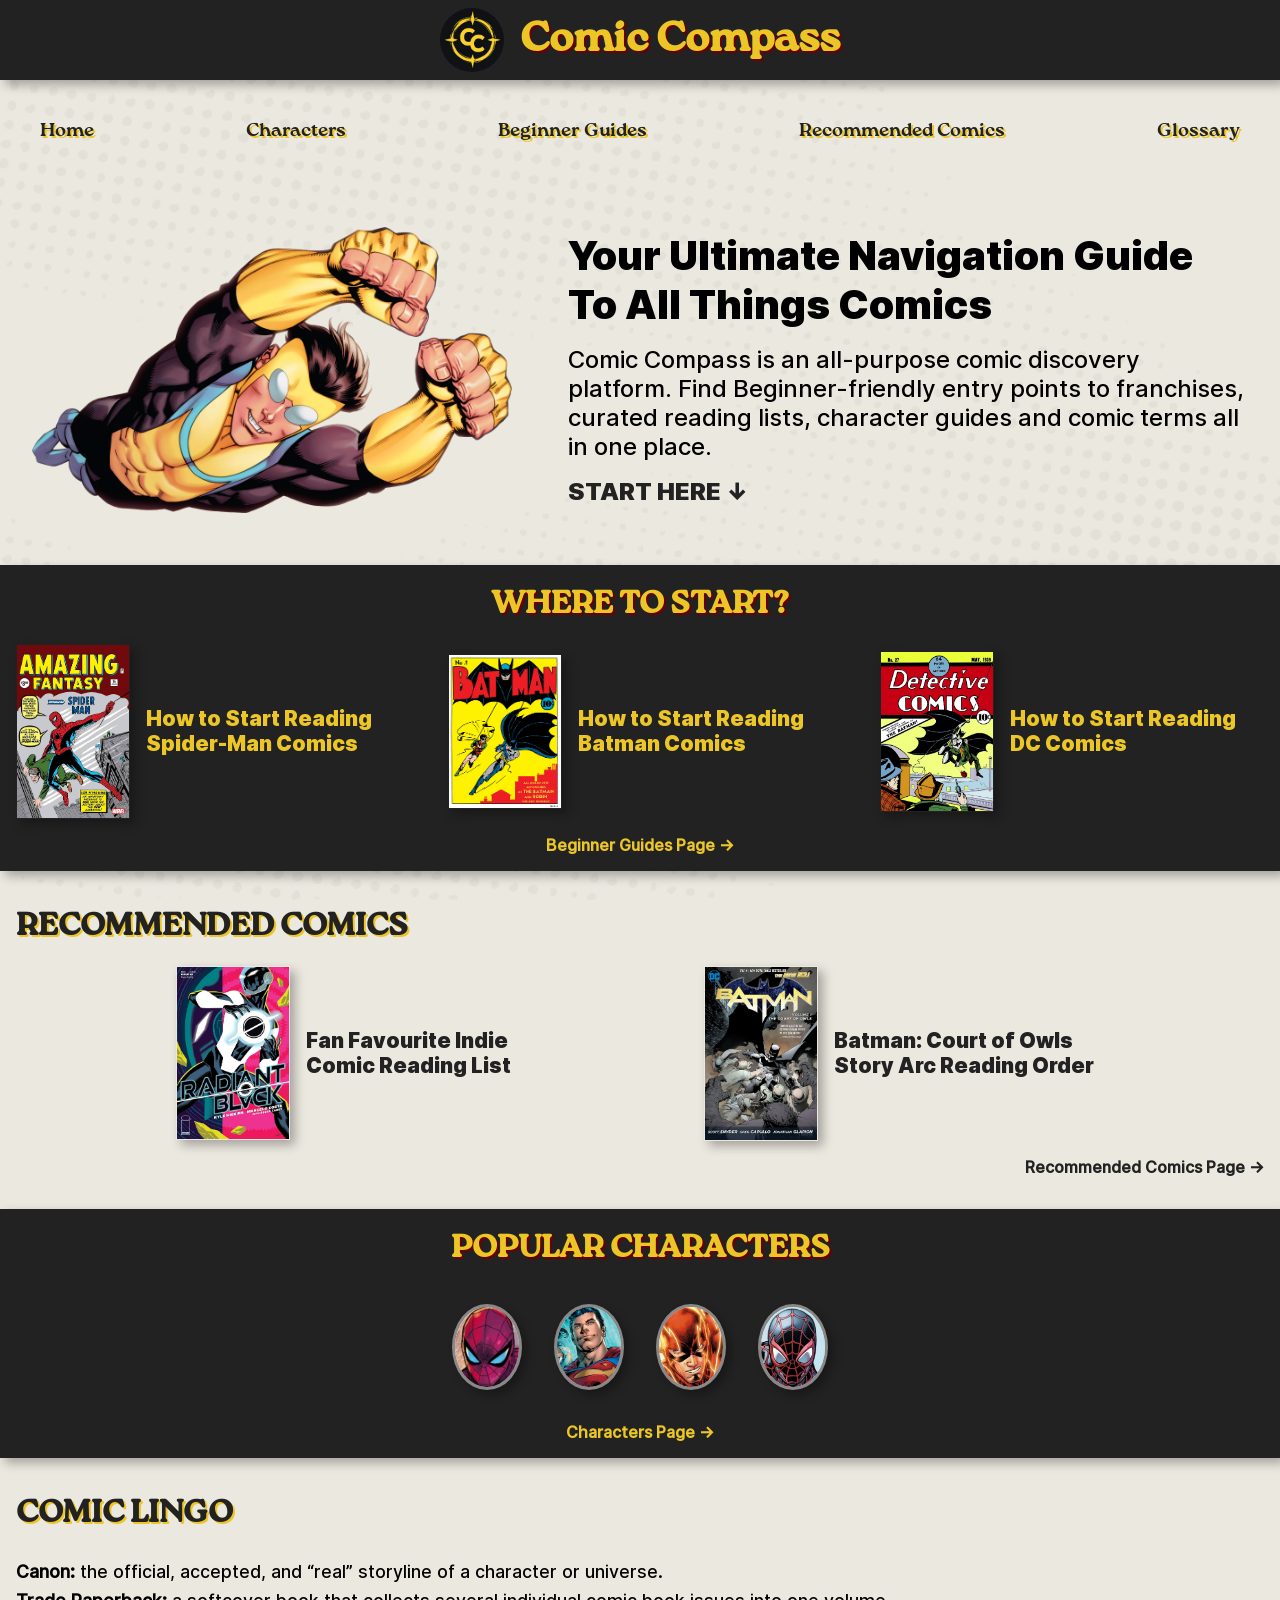
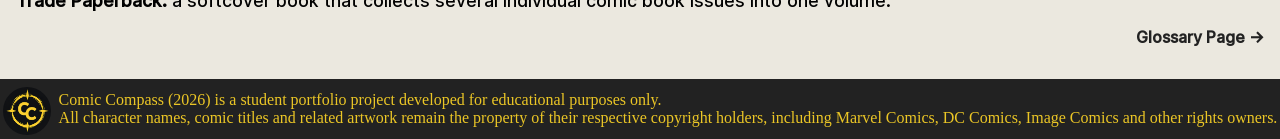
<file: index.html>
<!DOCTYPE html>
<html lang="en">
<head>
    <meta charset="UTF-8">
    <meta name="viewport" content="width=device-width, initial-scale=1.0">
    <title>Comic Compass</title>
    <link rel="stylesheet" href="CSS/style.css">
    <script src="JS/navigation.js" defer></script>
    <script src="JS/home.js" defer></script>
</head>

<body>
    <div class="background-img"></div>

    <header>
        <div class="logo-title">
           <img src="images/ComicCompass_Logo.png" alt="Comic Compass Logo">
            <h1>Comic Compass</h1> 
        </div>

        <button class="hamburger-btn">
            ☰
        </button>

        <nav class="nav-bar"></nav>

        <section>
            <div class="hero-section" id="hero-home">
                <div class="hero-img" id="home-img">
                    <img src="images/invincible_by_rendercentral_dgiq4cg-fullview.png" alt="Invincible Flying Image">
                </div>

                <div class="hero-txt" id="home-txt">
                    <p class="hero-bold">Your Ultimate Navigation Guide To All Things Comics</p>
                    <p class="hero-normal">Comic Compass is an all-purpose comic discovery platform. Find Beginner-friendly entry points to franchises, curated reading lists, character guides and comic terms all in one place.</p> 
                    <p id="start-btn1">START HERE &darr;</p>
                </div>  
            </div>
        </section>
    </header>

    <main>
        <section class="start-here">
            <div class="container1 section-layout">
                <h2 class="heading-style-1">WHERE TO START?</h2>

                <div class="card-grid start-grid">

                </div>

                <h3 class="guides-link page-link1" data-link="guides">Beginner Guides Page →</h3>
            </div>
        </section>

        <section class="recommendations">
            <div class="container2 section-layout">
                <h2 class="heading-style-2">RECOMMENDED COMICS</h2>

                <div class="card-grid recommended-grid">

                </div>

                <h3 class="recommend-link page-link2" data-link="recommendations">Recommended Comics Page →</h3>
            </div>
        </section>

        <section class="pop-chars">
            <div class="container1 section-layout">
                <h2 class="heading-style-1">POPULAR CHARACTERS</h2>

                <div class="card-grid character-grid">

                </div>

                <h3 class="chars-link page-link1" data-link="characters">Characters Page →</h3>
            </div>
        </section>
            
        <section>
            <div class="container2 lingo-section">
                <h2 class="heading-style-2">COMIC LINGO</h2>

                <p><strong>Canon:</strong> the official, accepted, and “real” storyline of a character or universe.</p>
                <p><strong>Trade Paperback:</strong> a softcover book that collects several individual comic book issues into one volume.</p>

                <h3 class="glossary-link page-link2" data-link="glossary">Glossary Page →</h3>
            </div>             
        </section>
    </main>

    <footer>
        <div class="footer-content">
            <div class="footer-img">
                <img src="images/ComicCompass_Logo.png" alt="Comic Compass Logo">
            </div>

            <div class="footer-txt">
                <p>Comic Compass (2026) is a student portfolio project developed for educational purposes only.</p>
                <p>All character names, comic titles and related artwork remain the property of their respective copyright holders, including Marvel Comics, DC Comics, Image Comics and other rights owners.</p>  
            </div>         
        </div>
    </footer>  
</body>
</html>
</file>
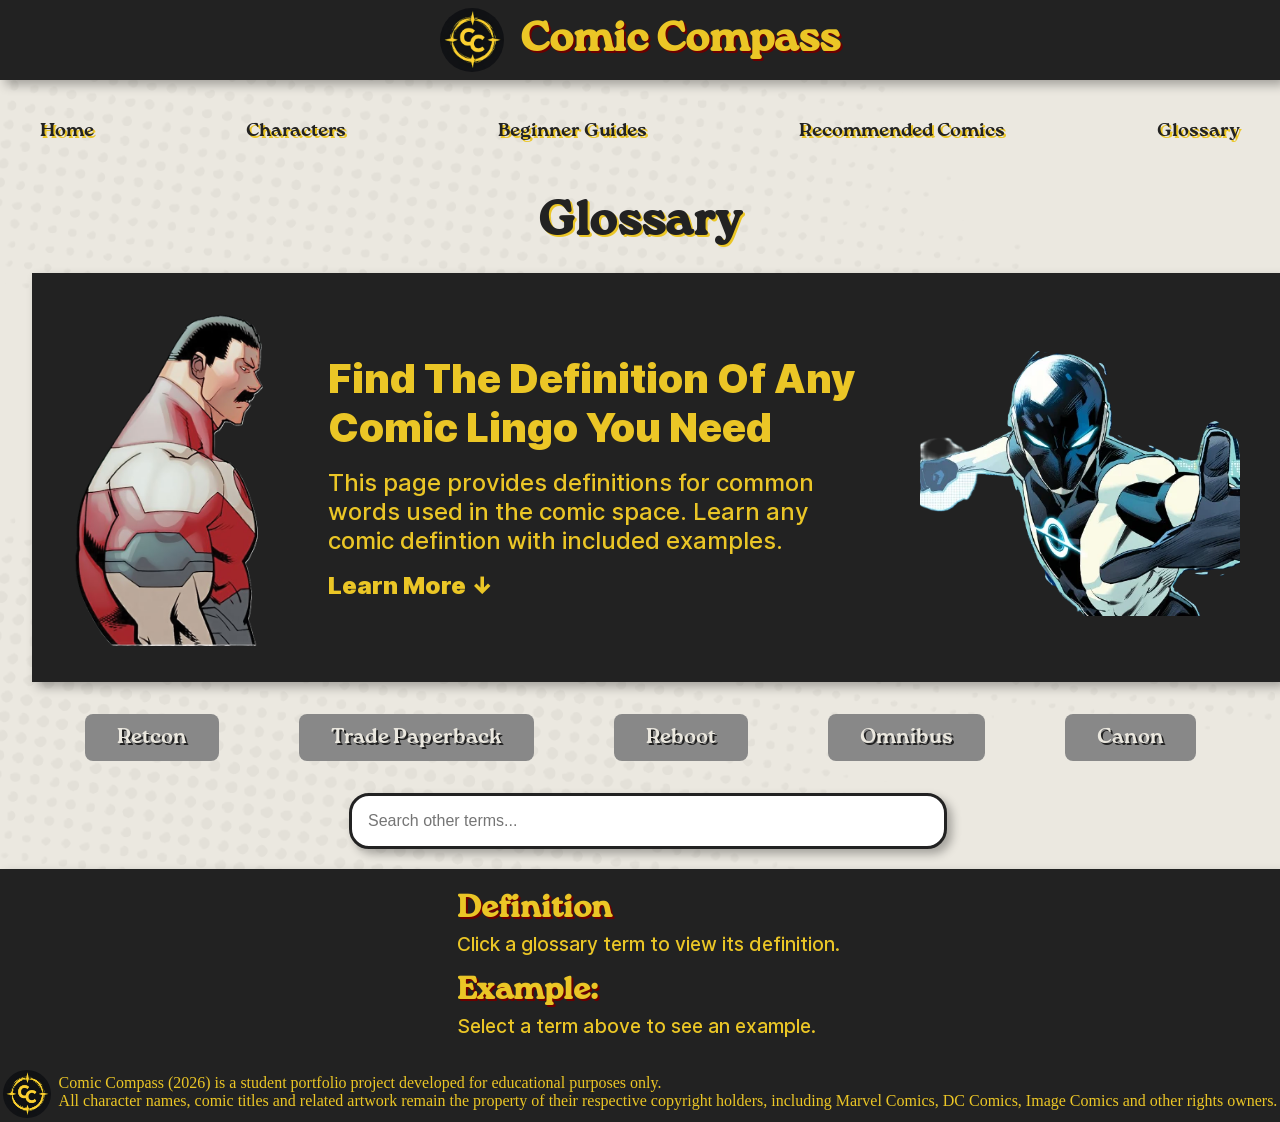
<file: glossary.html>
<!DOCTYPE html>
<html lang="en">
<head>
    <meta charset="UTF-8">
    <meta name="viewport" content="width=device-width, initial-scale=1.0">
    <title>Glossary - Comic Compass</title>
    <link rel="stylesheet" href="CSS/style.css">
    <script src="JS/navigation.js" defer></script>
    <script src="JS/glossary.js" defer></script>
</head>

<body>
    <div class="background-img"></div>

    <header>
        <div class="logo-title">
           <img src="images/ComicCompass_Logo.png" alt="Comic Compass Logo">
            <h1>Comic Compass</h1> 
        </div>

        <button class="hamburger-btn">
            ☰
        </button>

        <nav class="nav-bar"></nav>

        <section>

            <h2 class="heading-style-2" id="char-pg-title">Glossary</h2>

            <div class="hero-section" id="hero-glossary">

                <div class="hero-img" id="glossaryPage-img">
                    <img src="images/thragg.png" alt="Thragg Image">
                </div>

                <div class="hero-txt" id="home-txt">
                    <p class="hero-bold">Find The Definition Of Any Comic Lingo You Need</p>
                    <p class="hero-normal">This page provides definitions for common words used in the comic space. Learn any comic defintion with included examples.</p> 
                    <p id="start-btn2">Learn More &darr;</p>
                </div>  

                <div class="hero-img hide-radiant" id="glossaryPage-img-radiant">
                    <img src="images/radiantBlack.png" alt="Radiant Black Image">
                </div>
            </div>
        </section>
    </header>

    <main>
        <section class="glossary-term-section">
            <div class="glossary-term-grid">
                <button class="glossary-term" data-term="retcon">Retcon</button>
                <button class="glossary-term" data-term="trade-paperback">Trade Paperback</button>
                <button class="glossary-term" data-term="reboot">Reboot</button>
                <button class="glossary-term" data-term="omnibus">Omnibus</button>
                <button class="glossary-term" data-term="canon">Canon</button>
            </div>
        </section>

        <section class="glossary-tools">
            <div class="search-bar">
                <input class="search-input" type="text" data-search-item=".glossary-term" placeholder="Search other terms...">
            </div>
        </section>

        <section class="glossary">
            <div class="glossary-container">
                <div class="character-card">
                    <div class="glossary-def">
                        <h2 id="glossaryTitle">Definition</h2>
                        <p id="glossaryDefinition">Click a glossary term to view its definition.</p>
                    </div>

                    <div class="glossary-eg">
                        <h2>Example:</h2>
                        <p id="glossaryExample">Select a term above to see an example.</p>
                    </div>
                </div>
            </div>
        </section>
    </main>

    <footer>
        <div class="footer-content">
            <div class="footer-img">
                <img src="images/ComicCompass_Logo.png" alt="Comic Compass Logo">
            </div>

            <div class="footer-txt">
                <p>Comic Compass (2026) is a student portfolio project developed for educational purposes only.</p>
                <p>All character names, comic titles and related artwork remain the property of their respective copyright holders, including Marvel Comics, DC Comics, Image Comics and other rights owners.</p>  
            </div>         
        </div>
    </footer>  
</body>
</html>
</file>
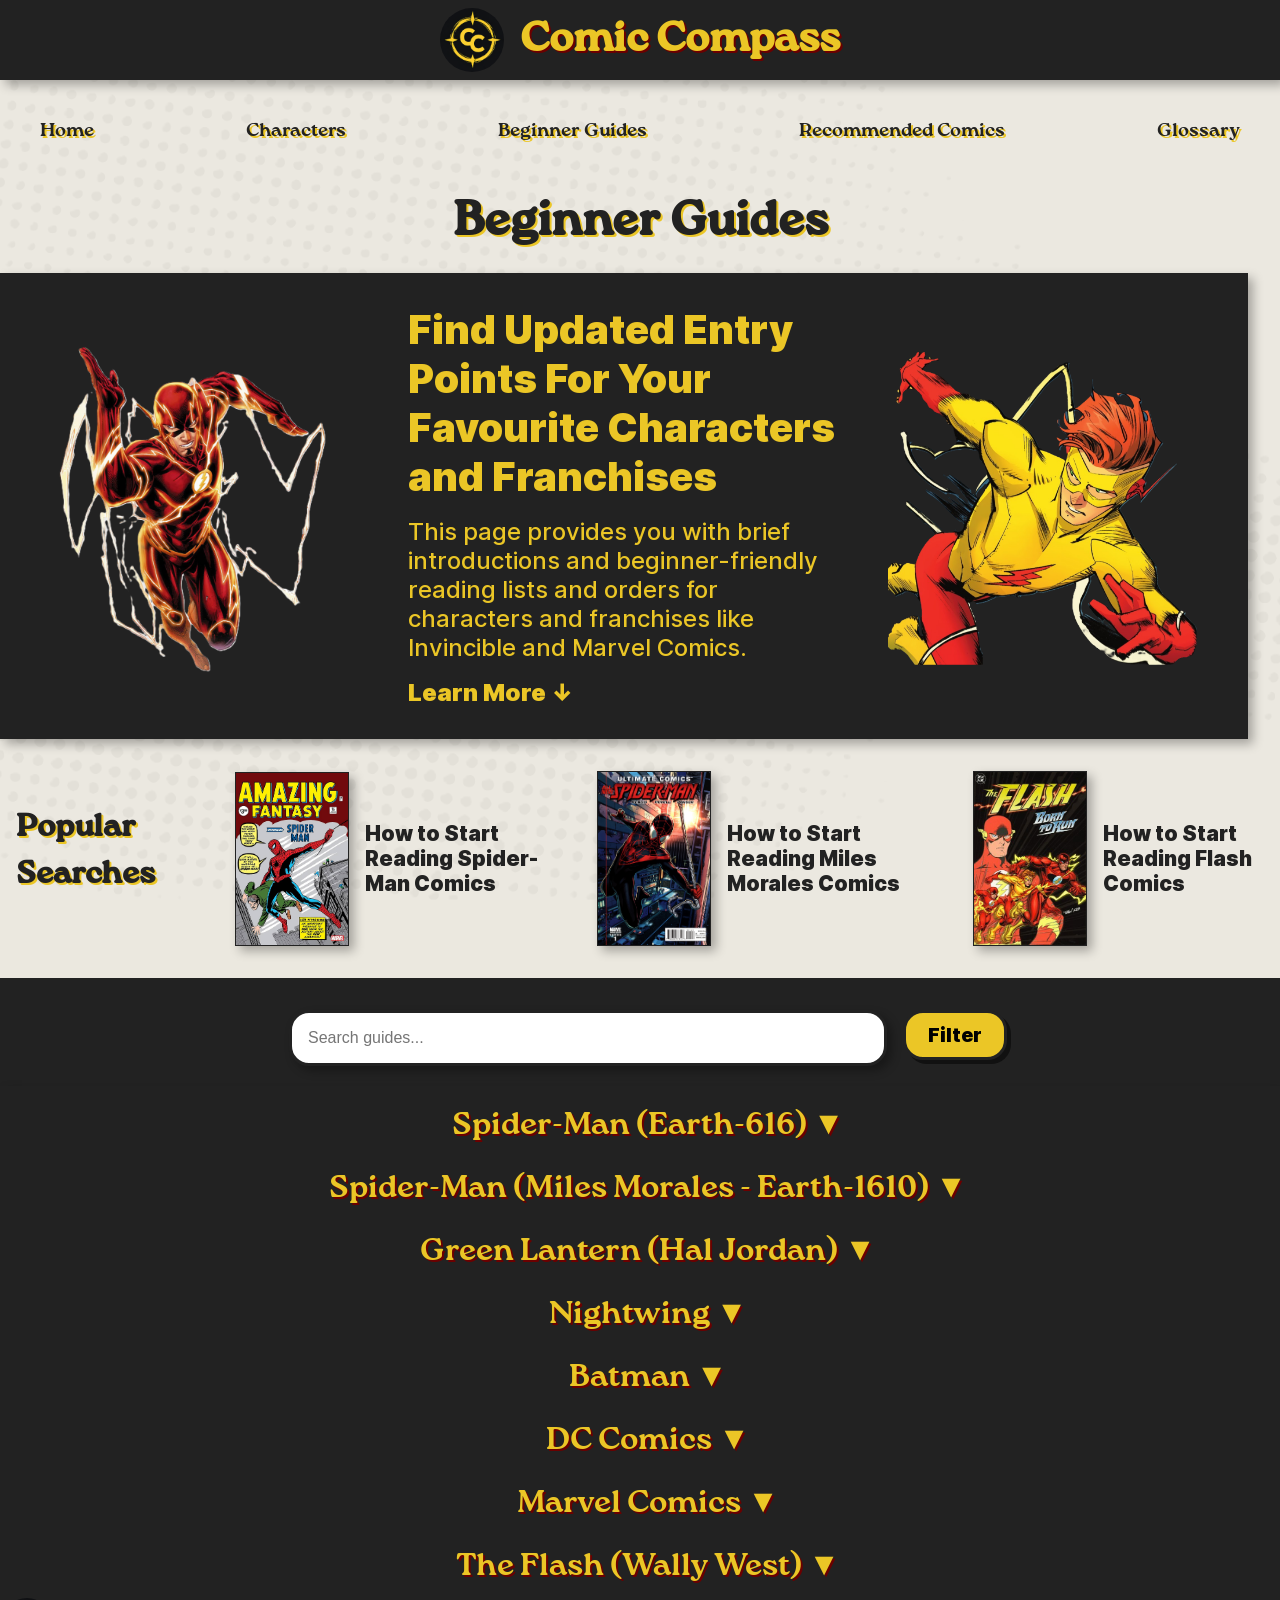
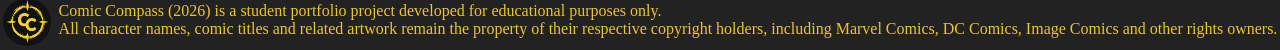
<file: guides.html>
<!DOCTYPE html>
<html lang="en">
<head>
    <meta charset="UTF-8">
    <meta name="viewport" content="width=device-width, initial-scale=1.0">
    <title>Beginner Guides - Comic Compass</title>
    <link rel="stylesheet" href="CSS/style.css">
    <script src="JS/navigation.js" defer></script>
    <script src="JS/guides.js" defer></script>
    <script src="JS/search&filter.js" defer></script>
    <script src="JS/accordion.js" defer></script>
</head>

<body>
    <div class="background-img"></div>

    <header>
        <div class="logo-title">
           <img src="images/ComicCompass_Logo.png" alt="Comic Compass Logo">
            <h1>Comic Compass</h1> 
        </div>

        <button class="hamburger-btn">
            ☰
        </button>

        <nav class="nav-bar"></nav>

        <section>

            <h2 class="heading-style-2" id="char-pg-title">Beginner Guides</h2>

            <div class="hero-section" id="hero-guides">

                <div class="hero-img hide-barry" id="guidesPage-img">
                    <img src="images/flash.png" alt="Barry Allen Image">
                </div>

                <div class="hero-txt" id="home-txt">
                    <p class="hero-bold">Find Updated Entry Points For Your Favourite Characters and Franchises</p>
                    <p class="hero-normal">This page provides you with brief introductions and beginner-friendly reading lists and orders for characters and franchises like Invincible and Marvel Comics.</p> 
                    <p id="start-btn2">Learn More &darr;</p>
                </div>  

                <div class="hero-img" id="guidesPage-img">
                    <img src="images/wally.png" alt="Wally West Image">
                </div>
            </div>
        </section>
    </header>

    <main>
        <section class="pop-search">
            <div class="container2" id="guides-container">
                <h2 class="heading-style-2">Popular Searches</h2>

                <div class="card-grid" id="pop-search-grid">
                    
                </div>
            </div>
        </section>

        <section class="guides-tools">
            <div class="search-bar">
                <input class="search-input"  type="text" data-search-item=".guide-item" placeholder="Search guides...">

                <div class="filter-buttons">
                    <button class="filter-toggle" type="button">Filter</button>
                </div>

                <div class="filter-panel">
                    <button data-filter="all">All</button>
                    <button data-filter="marvel">Marvel</button>
                    <button data-filter="dc">DC</button>
                </div>
            </div>
        </section>

        <section class="char-guide">
            <div class="container" id="container-guides">

            </div>
        </section>
    </main>

    <footer>
        <div class="footer-content">
            <div class="footer-img">
                <img src="images/ComicCompass_Logo.png" alt="Comic Compass Logo">
            </div>

            <div class="footer-txt">
                <p>Comic Compass (2026) is a student portfolio project developed for educational purposes only.</p>
                <p>All character names, comic titles and related artwork remain the property of their respective copyright holders, including Marvel Comics, DC Comics, Image Comics and other rights owners.</p>   
            </div>         
        </div>
    </footer>   
</body>
</html>
</file>
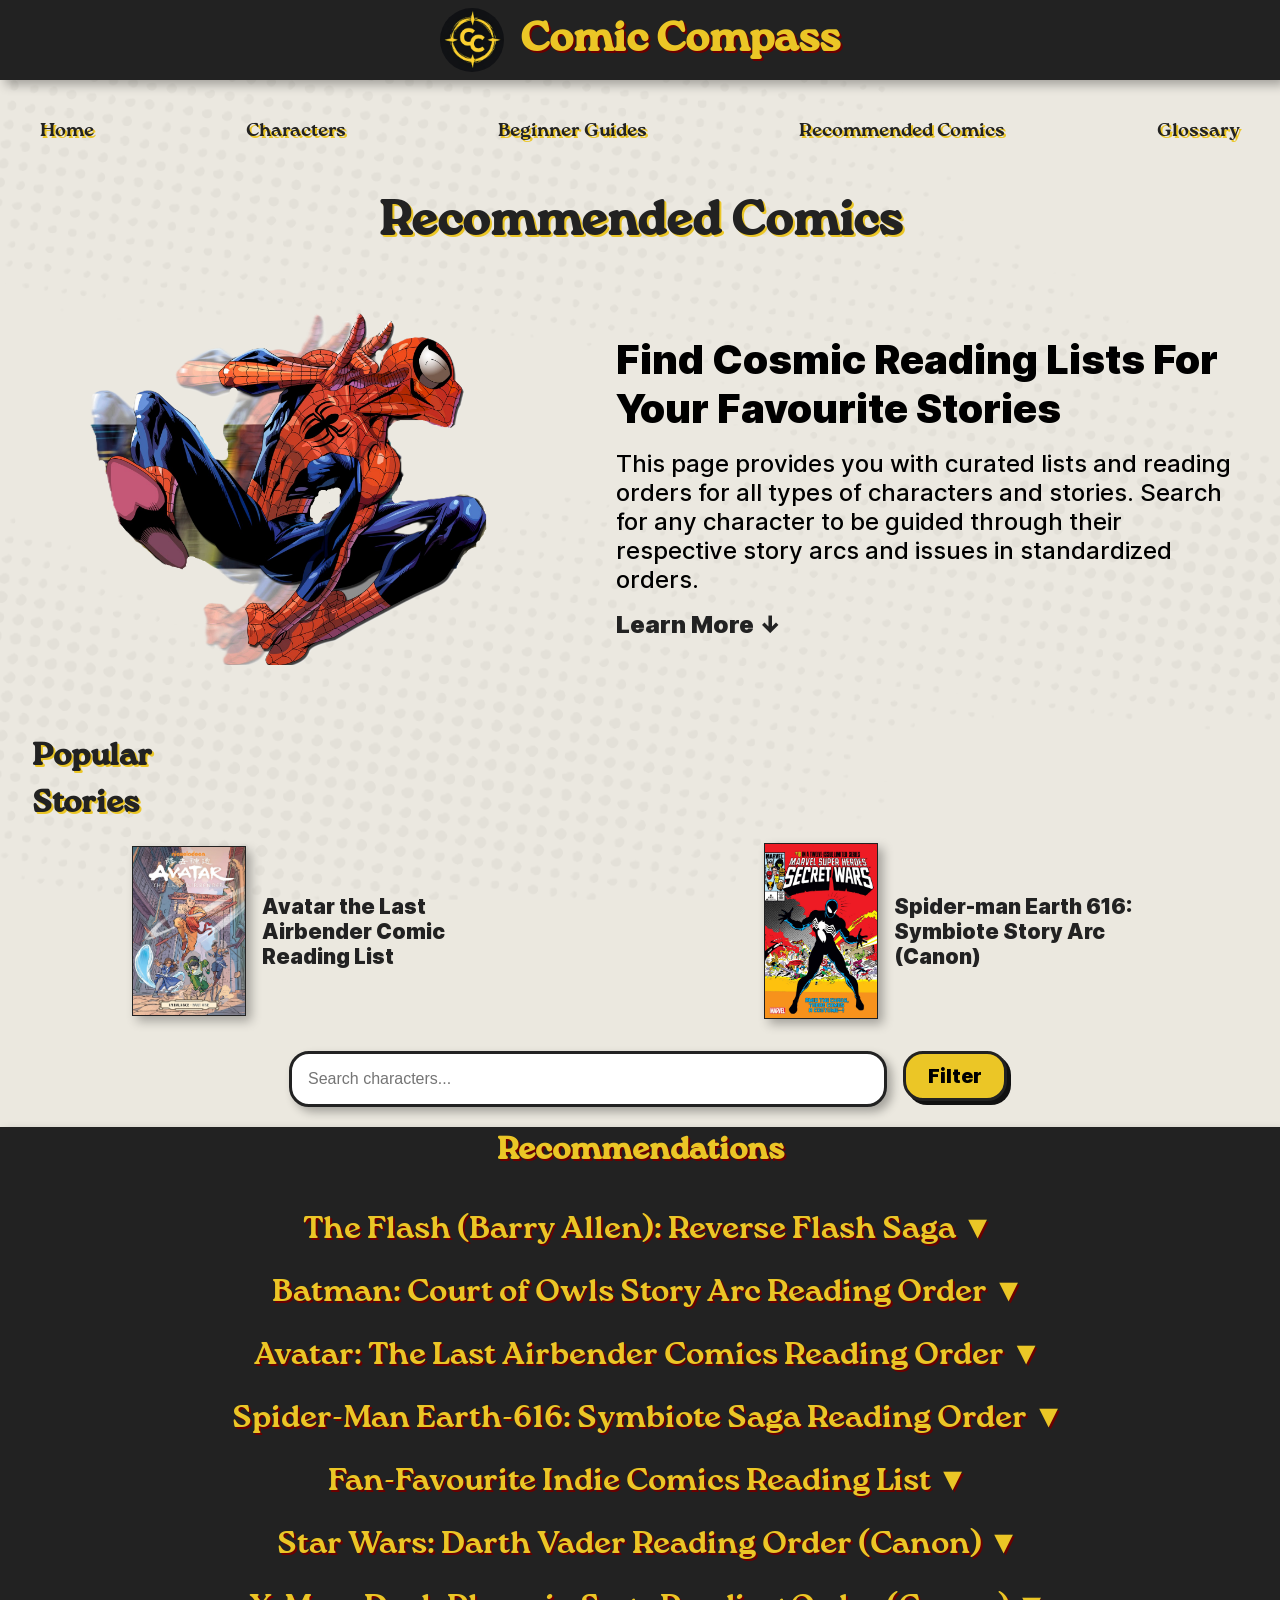
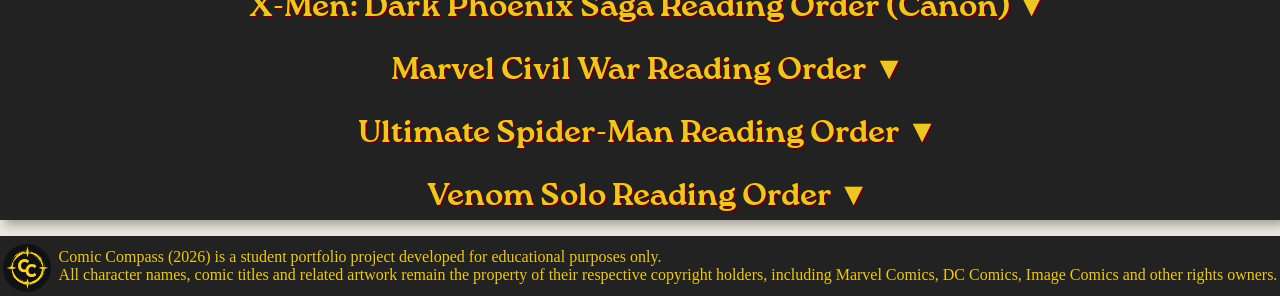
<file: recommendations.html>
<!DOCTYPE html>
<html lang="en">
<head>
    <meta charset="UTF-8">
    <meta name="viewport" content="width=device-width, initial-scale=1.0">
    <title>Recommendations - Comic Compass</title>
    <link rel="stylesheet" href="CSS/style.css">
    <script src="JS/navigation.js" defer></script>
    <script src="JS/recommendations.js" defer></script>
    <script src="JS/search&filter.js" defer></script>
    <script src="JS/accordion.js" defer></script>

</head>

<body>
    <div class="background-img"></div>

    <header>
        <div class="logo-title">
           <img src="images/ComicCompass_Logo.png" alt="Comic Compass Logo">
            <h1>Comic Compass</h1> 
        </div>

        <button class="hamburger-btn">
            ☰
        </button>

        <nav class="nav-bar"></nav>

        <section>

            <h2 class="heading-style-2" id="char-pg-title">Recommended Comics</h2>

            <div class="hero-section" id="hero-recommend">

                <div class="hero-img" id="recommend-img">
                    <img src="images/Spidey.png" alt="Spider-Man Image">
                </div>

                <div class="hero-txt" id="home-txt">
                    <p class="hero-bold">Find Cosmic Reading Lists For Your Favourite Stories</p>
                    <p class="hero-normal">This page provides you with curated lists and reading orders for all types of characters and stories. Search for any character to be guided through their respective story arcs and issues in standardized orders.</p> 
                    <p id="start-btn1">Learn More &darr;</p>
                </div>  
            </div>
        </section>
    </header>

    <main>
        <section class="recommendations">
            <div class="container2" id="recommend-container">
                <h2 class="heading-style-2">Popular Stories</h2>

                <div class="card-grid" id="pop-story-grid">

                </div>
            </div>
        </section>

        <section class="recommend-tools">
            <div class="search-bar">
                <input class="search-input" type="text" data-search-item=".recommended-list" placeholder="Search characters...">

                <div class="filter-buttons">
                    <button class="filter-toggle">Filter</button>
                </div>

                <div class="filter-panel">
                    <button type="button" data-filter="all">All</button>
                    <button type="button" data-filter="marvel">Marvel</button>
                    <button type="button" data-filter="dc">DC</button>
                    <button type="button" data-filter="dark-horse-comics">Dark Horse Comics</button>
                    <button type="button" data-filter="image-comics">Image Comics</button>
                    <button type="button" data-filter="indie">Indie</button>
                    <button type="button" data-filter="canon">Canon</button>
                    <button type="button" data-filter="non-canon">Non-canon</button>
                    <button type="button" data-filter="long">Long Read</button>
                    <button type="button" data-filter="short">Short Read</button>
                    <button type="button" data-filter="avatar">Avatar</button>
                    <button type="button" data-filter="star-wars">Star Wars</button>
                </div>
            </div>
        </section>

        <section class="recommended">
            <div class="grid-container" id="container-rec">
                <div id="r-grid-heading">
                    <h2 class="heading-style-1">Recommendations</h2>
                </div>

            </div>
        </section>
    </main>

    <footer>
        <div class="footer-content">
            <div class="footer-img">
                <img src="images/ComicCompass_Logo.png" alt="Comic Compass Logo">
            </div>

            <div class="footer-txt">
                <p>Comic Compass (2026) is a student portfolio project developed for educational purposes only.</p>
                <p>All character names, comic titles and related artwork remain the property of their respective copyright holders, including Marvel Comics, DC Comics, Image Comics and other rights owners.</p>   
            </div>         
        </div>
    </footer>  
</body>
</html>
</file>
<file: CSS/style.css>
/*----------------------------*/
/*Global Styling*/
/*----------------------------*/

/*--------------Font Styles-----------*/
@font-face {
  font-family: 'RocaOneBold';
  src: url('../assets/fonts/roca-one-bold.ttf') format('truetype');
}

@font-face {
  font-family: 'InterBlack';
  src: url('../assets/fonts/Inter-Black.woff2') format('woff2');
}

@font-face {
  font-family: 'InterMedium';
  src: url('../assets/fonts/Inter-Medium.woff2') format('woff2');
}

@font-face {
  font-family: 'InterRegular';
  src: url('../assets/fonts/Inter-Regular.woff2') format('woff2');
}

@font-face {
  font-family: 'InterSemiBold';
  src: url('../assets/fonts/Inter-SemiBold.woff2') format('woff2');
}
/*-------------------------------------*/

* {
    padding: 0;
    margin: 0;
}

body {
    background-color: #EBE8DF;
    margin: 0;
    min-height: 100dvh; /* Dynamic viewport height to prevent mobile browser glitches */
    display: grid;
    grid-template-rows: auto 1fr auto; /* Header, Main Content, Footer */
    animation: pageLoad 0.6s ease-out;
}

/*------Full Page Animation to make page fade in---------*/
@keyframes pageLoad {
    from {
        opacity: 0;
        transform: translateY(-20px);
    }

    to {
        opacity: 1;
        transform: translateY(0);
    }
}
/*-------------------------------------*/

html {
    scroll-behavior: smooth;
}

.background-img {
    opacity: 3%;
    position: fixed;
    top: 0;
    left: 0;
    width: 100vw;
    height: 100vh;
    background-image: url("../images/279.jpg");
    background-size: cover;
    background-position: center;
    z-index: -1;
}

.logo-title {
    background-color: #222222;
    font-size: 1.3rem;
    font-family: 'RocaOneBold', sans-serif;
    text-shadow: 2px 2px 0 #6b0000;
    color: #EBC626;   
    display: flex;
    align-items: center;
    justify-content: center;
    gap: 1rem; 
    box-shadow: 5px 5px 10px rgba(0, 0, 0, 0.3);
    margin-bottom: 1.7rem;
}

.logo-title h1:hover {
    cursor: pointer;
}

.logo-title img:hover{
    cursor: pointer;
}

.logo-title img {
    border-radius: 50%;
    margin-top: 0.5rem;
    margin-bottom: 0.5rem;
    height: 4rem;
    width: 4rem;
}

.hamburger-btn {
    display: none;
}

.hamburger-btn {
    cursor: pointer;
}

.nav-bar {
    margin-top: 1rem;
    margin-bottom: 2rem;
    display: flex;
    justify-content: center;
    gap: 7rem;
}

.nav-link {
    position: relative;
    text-decoration: none;
    font-family: 'RocaOneBold', sans-serif;
    font-size: 1.2rem;
    color: #222222;
    text-shadow: 2px 2px 0 #EBC626;
    display: inline-block;
    padding: 10px 20px; 
    border-radius: 20px;
    
}

.nav-link::before {
    content: "";
    position: absolute;

    width: 180px;
    height: 100px;

    background-image: url("../images/SpeechBubble.png");
    background-size: contain;
    background-repeat: no-repeat;
    background-position: center;

    top: 50%;
    left: 50%;
    transform: translate(-50%, -50%) scale(0);

    opacity: 0;
    transition: 0.2s ease;

    z-index: -1;
}

.nav-link:hover::before {
    opacity: 1;
    transform: translate(-50%, -50%) scale(1);
}

.search-bar {
    display: flex;
    justify-content: center;
    gap: 16px;
}

.search-input {
    
    width: 35rem;
    padding: 16px;
    border: 3px solid #222222;
    border-radius: 20px;
    box-shadow: 5px 5px 10px rgba(0, 0, 0, 0.3);
    font-size: 1rem;
    margin-left: 1rem;
    margin-bottom: 20px;
}

.filter-buttons {
    display: flex;
    gap: 16px;
    flex-wrap: wrap;
}

.filter-buttons button {
    background: #EBC626;
    border: 3px solid #222222;
    border-radius: 20px;
    height: 50px;
    padding: 12px 22px;
    font-family: 'InterBlack', sans-serif;
    font-size: 1.2rem;
    cursor: pointer;
    box-shadow: 4px 4px 0 #111;
    display: flex;
    justify-content: center;
    align-items: center;
}

.filter-buttons:hover {
    opacity: 0.9;
    transform: scale(1.1);
}

.filter-panel {
    display: none;
    margin: 1rem;
    padding: 1rem;
    border: 3px solid #111;
    border-radius: 10px;
    background: white;
    box-shadow: 5px 5px 10px rgba(0, 0, 0, 0.3);

}

.filter-panel button{
    font-family: 'InterMedium', sans-serif;
    font-size: 0.9rem;
    padding: 0.5rem;
    border: 2px solid #222222;
    border-radius: 10px;
}

.filter-panel button:hover{
    opacity: 0.9;
    transform: scale(1.1);
}

.filter-panel-open {
    display: flex;
    gap: 1rem;
    flex-wrap: wrap;
}

.active-filter {
    background: #ffd000;
    color: #111;
    text-shadow: none;
    font-weight: bold;
}


/*----------------------------*/
/*Home Page Styling*/
/*----------------------------*/
#hero-home {
    padding: 2rem;
    margin-bottom: 1rem;
    display: flex;
    align-items: center;
    justify-content: center;
    gap: 3rem;
}

#home-img img {
    margin-top: 0.5rem;
    margin-right: 0.5rem;
    height: auto;
    width: 30rem;
}

.hero-bold {
    font-family: 'InterBlack', sans-serif;
    font-size: 2.5rem;
    margin-bottom: 1rem;
}

.hero-normal {
    font-family: 'InterMedium', sans-serif;
    font-size: 1.5rem;
    margin-bottom: 1rem;
}

#start-btn1 {
    cursor: pointer;
    color: #222222;
    font-family: 'InterBlack', sans-serif;
    font-size: 1.5rem;
}

#start-btn2 {
    cursor: pointer;
    color: #EBC626;
    font-family: 'InterBlack', sans-serif;
    font-size: 1.5rem;
}

#start-btn1:hover {
    cursor: pointer;
    color: #4b4b4b;
    font-family: 'InterBlack', sans-serif;
    font-size: 1.5rem;
}

#start-btn2:hover {
    cursor: pointer;
    color: #c3a41b;
    font-family: 'InterBlack', sans-serif;
    font-size: 1.5rem;
}

.container1 {
    background-color: #222222;
    box-shadow: 5px 5px 10px rgba(0, 0, 0, 0.3);
    margin-bottom: 1rem;
    padding: 1rem;
    height: auto;
    display: flex;
    justify-content: center;
    align-items: center;
}

.container2 {
    background-color: transparent;
    height: auto;
    padding: 1rem;
    margin-bottom: 1rem;
}

.heading-style-1 {
    font-family: 'RocaOneBold', sans-serif;
    font-size: 2rem;
    color: #EBC626;
    text-shadow: 2px 2px 0 #6b0000;
    margin-bottom: 1rem;
}

.heading-style-2 {
    font-family: 'RocaOneBold', sans-serif;
    font-size: 2rem;
    color: #222222;
    text-shadow: 2px 2px 0 #EBC626;
    margin-bottom: 1rem;
}

footer {
    background-color: #222222;
    color: #EBC626;
}

.footer-txt {
    gap: 1rem;
}

footer img {
    margin-top: 0.5rem;
    border-radius: 50%;
    height: 3rem;
    width: 3rem;
}

.footer-content {
    display: flex;
    align-items: center;
    justify-content: center;
    gap: 0.5rem;
}

.section-layout {
    position: relative;
    flex-direction: column;
    padding: 1rem;
}

.card-grid {
    width: 100%;
    display: flex;
    justify-content: space-around;
    align-items: center;
    gap: 2rem;
}

.card {
    display: flex;
    align-items: center;
    gap: 1rem;
    max-width: 25rem;
    transition: transform 0.3s ease;
    cursor: pointer;
}

.card:hover {
    transform: scale(1.2);
}

.card h3 {
    font-family: 'InterBlack', sans-serif;
    font-size: 1.3rem;
    color: #EBC626;
}

.container2 .card h3 {
    color: #222222;
}

.card-img {

    height: 6rem;
    width: 5rem;
    border: 0.2rem solid #888888;
    border-radius: 50%;
    background-color: #EBE8DF;
    box-shadow: 5px 5px 10px rgba(0, 0, 0, 0.3);
    position: relative;
    flex-shrink: 0;
}

.page-link1 {
    color: #EBC626;
    cursor: pointer;
    display: flex;
    justify-content: right;
    align-items: 0;
    font-family: 'InterMedium', sans-serif;
    font-size: 1rem;
    margin-top: 1rem;
}

.page-link1:hover {
    color: #836e14;
}

.page-link2 {
    color: #222222;
    cursor: pointer;
    display: flex;
    justify-content: right;
    align-items: 0;
    font-family: 'InterMedium', sans-serif;
    font-size: 1rem;
    margin-top: 1rem;
}

.page-link2:hover {
    color: #706f6f;
}

.recommended-grid {
    justify-content: center;
    gap: 8rem;
}

.character-grid {
    background-color: #222222;
    border-radius: 10px;
    padding: 1rem;
    width: auto;
}

.character-grid .card-img {
    height: 5rem;
    width: 4rem;
    border-width: 0.2rem;
}

#char-card {
    transition: transform 0.3s ease;
    cursor: pointer;
}


#char-card img {
    
    width: 100%;
    height: 100%;
    object-fit: cover;
    display: block;
    border-radius: 50%;
}

#char-card:hover {
    transform: scale(1.2);
}

.guide-card {
    width: 7rem;
    height: auto;
    border: 0.1rem solid #222222;
    border-radius: 0%;
    background-color: #EBE8DF;
    position: relative;
    flex-shrink: 0;
}

.guide-card img {
    width: 100%;
    height: 100%;
    object-fit: cover;
    display: block;
}

.reading {
    width: 7rem;
    height: auto;
    border: 0.1rem solid #EBE8DF;
    border-radius: 0%;
    background-color: #EBE8DF;
    position: relative;
    flex-shrink: 0;
}

.reading img {
    width: 100%;
    height: 100%;
    object-fit: cover;
    display: block;
}

.lingo-section {
    position: relative;
    padding: 1rem;
}

.lingo-section h2 {
    margin-bottom: 1.5rem;
}

.lingo-section p {
    font-family: 'InterMedium', sans-serif;
    font-size: 1.1rem;
    margin-bottom: 0.5rem;
}

/*/////////////////////////////////////////////*/


/*----------------------------*/
/*Characters Page Styling*/
/*----------------------------*/
#char-pg-title {
    font-size: 3rem;
    display: flex;
    justify-content: center;
}

#charsPage-img img {
    margin-top: 0.5rem;
    margin-right: 0.5rem;
    height: auto;
    width: 24rem;
}

#pop-chars-title {
    width: 15rem;
    padding-left: 2rem;
}


.container {
    background-color: #222222;
    box-shadow: 5px 5px 10px rgba(0, 0, 0, 0.3);
    height: auto;
}

.character-card  {
    padding-top: 1rem;
    margin-left: 1rem;
    font-family: 'RocaOneBold', sans-serif;
    color: #EBC626;
    text-shadow: 2px 2px 0 #6b0000;
}

#pop-char-grid {
    display: grid;
    grid-template-columns: repeat(4, 1fr);
    gap: 2rem;
    width: fit-content;
    margin: 0 auto;
}


#pop-char-grid .card {
    justify-content: center;
}

#container-char {
    width: auto;
    height: auto;
    display: flex;
    justify-content: center;
    align-items: center;
    flex-direction: column;
}

.character-preview {
    position: relative;
    z-index: 1;
}

.character-tooltip {
    display: none;
    position: absolute;
    left: 80%;
    top: -50%;
    width: 220px;
    background: #EBE8DF;
    color: #222222;
    border: 3px solid #222222;
    padding: 1rem;
    font-family: 'InterMedium', sans-serif;
    font-size: 0.9rem;
    z-index: 100;
    box-shadow: 4px 4px 0 #222222;
}

.character-preview:hover .character-tooltip {
    display: block;
    z-index: 10;
}

.character-preview:hover {
    z-index: 50;
}

#container-char h3 {
    font-size: 1.5rem;
    margin-bottom: 0.7rem;
}

.char-id-title{
     margin-bottom: 1rem;
}

.char-id-title p {
    font-family: 'InterMedium', sans-serif;
    text-shadow: none;
    padding-left: 1rem;
    margin-bottom: 0.3rem;
}

.key-universes {
    margin-bottom: 1rem;
}

.key-universes p {
    font-family: 'InterMedium', sans-serif;
    text-shadow: none;
    padding-left: 1rem;
    margin-bottom: 0.3rem;
}

.story-arcs {
    margin-bottom: 1.5rem;
}

.story-arcs li {
    font-family: 'InterMedium', sans-serif;
    font-size: 1.2rem;
    text-shadow: none;
    padding-left: 1rem;
    margin-bottom: 0.3rem;
}

.selected-card {
    border: 4px solid #EBC626;
    border-radius: 10px;
    transition: 0.3s ease;
}
/*/////////////////////////////////////////////*/


/*----------------------------*/
/*Beginner Guides Page Styling*/
/*----------------------------*/
#hero-guides {
    background-color: #222222;
    color: #EBC626;
    padding: 2rem;
    margin-bottom: 1rem;
    margin-top: 1rem;
    margin-right: 2rem;
    display: flex;
    align-items: center;
    justify-content: center;
    gap: 3rem;
    box-shadow: 5px 5px 10px rgba(0, 0, 0, 0.3);
}

#guidesPage-img img {
    margin-top: 0.5rem;
    margin-right: 0.5rem;
    height: auto;
    width: 20rem;   
}

#hero-guides a {
    color: #EBC626;
}

#guides-container {
    display: flex;
    justify-content: center;
    align-items: center;
}

.guides-tools {
    background-color: #222222;
    padding-top: 2rem;
}

.char-guide {
    background-color: #222222;
}

#guide-name {
    display: flex;
    justify-content: center;
    align-items: center;
}

#container-guides {
    width: auto;
    height: auto;
    display: flex;
    justify-content: center;
    align-items: center;
    flex-direction: column;
}

#container-guides h3 {
    font-size: 1.5rem;
    margin-bottom: 0.7rem;
}

.char-intro {
    margin-bottom: 1rem;
}

.char-intro p {
    font-family: 'InterMedium', sans-serif;
    font-size: 1.1rem;
    text-shadow: none;
    padding-left: 1rem;
    margin-bottom: 0.3rem;
}

.beginner-guide {
    padding: 1.3rem;
    margin-bottom: 2rem;
}

.beginner-guide li {
    font-family: 'InterMedium', sans-serif;
    font-size: 1.2rem;
    text-shadow: none;
    padding-left: 1rem;
    margin-bottom: 1rem;
}
/*/////////////////////////////////////////////*/


/*----------------------------*/
/*Recommendations Page Styling*/
/*----------------------------*/
#hero-recommend {
    padding: 2rem;
    margin-bottom: 1rem;
    display: flex;
    align-items: center;
    justify-content: center;
    gap: 3rem;
}

#recommend-img img {
    margin-top: 0.5rem;
    margin-right: 0.5rem;
    height: auto;
    width: 33rem;
}

#recommend-container {
    padding-left: 2rem;
    height: auto;
}

#recommend-container h2 {
    width: 10rem;
}

.grid-container {
    background-color: #222222;
    box-shadow: 5px 5px 10px rgba(0, 0, 0, 0.3);
    margin-bottom: 1rem;
    height: auto;
}

#r-grid-heading {
    display: flex;
    justify-content: center;
    align-items: center;
}

#r-list-title {
    font-family: 'RocaOneBold', sans-serif;
    font-size: 1.2rem;
    color: #EBC626;
    text-shadow: 2px 2px 0 #6b0000;
    margin-bottom: 0.5rem;   
    margin-left: 2rem; 
}

.recommendation-title {
    position: relative;
    display: inline-block;
}

.recommendation-note {
    display: none;
    position: absolute;
    left: 102%;
    top: -75%;
    width: 220px;
    background-color: #EBE8DF;
    text-shadow: none;
    color: #222222;
    border: 3px solid #222222;
    padding: 1rem;
    font-family: 'InterMedium', sans-serif;
    font-size: 0.9rem;
    z-index: 100;
    box-shadow: 4px 4px 0 #EBC626;
}

.recommendation-title:hover .recommendation-note {
    display: block;
}  

.reading-arrow::before {
    content: "→";
    font-size: 4rem;
    font-weight: bold;
    color: #EBC626;
    align-self: center;
    flex: 0 0 auto;
}

.recommended-list .card-grid {
    display: flex;
    flex-wrap: wrap;
    gap: 2rem;
    align-items: center;
}

.recommended-list .card {
    flex: 0 1 14rem;
    margin-bottom: 2rem;
    margin-left: 1rem;
    margin-right: 1rem;
}

/*----------Recommendation Accordion-------*/
.accordion-toggle {
    width: 100%;
    background: none;
    border: none;
    color: #EBC626;
    font-family: 'RocaOneBold', sans-serif;
    font-size: 2rem;
    cursor: pointer;
    text-shadow: 2px 2px 0 #6b0000;
}

.accordion-content {
    display: none;
    margin-top: 1rem;
}

.accordion-content.accordion-open {
    display: block;
}
/*---------------------------------*/
/*/////////////////////////////////////////////*/

/*----------------------------*/
/*Glossary Page Styling*/
/*----------------------------*/
#hero-glossary {
    background-color: #222222;
    color: #EBC626;
    padding: 2rem;
    margin-bottom: 1rem;
    margin-top: 1rem;
    margin-left: 2rem;
    display: flex;
    align-items: center;
    justify-content: center;
    gap: 3rem;
    box-shadow: 5px 5px 10px rgba(0, 0, 0, 0.3);
}

#glossaryPage-img img {
    margin-top: 0.5rem;
    margin-right: 0.5rem;
    height: auto;
    width: 13rem;   
}

#glossaryPage-img-radiant img {
    margin-top: 0.5rem;
    margin-right: 0.5rem;
    height: auto;
    width: 20rem;    
}

#hero-glossary a {
    display: flex;
    color: #EBC626;
    justify-content: right;
    align-items: 0;
}

.glossary-term-section {
    padding: 1rem 2rem 2rem;
}

.glossary-term-grid {
    display: flex;
    justify-content: center;
    flex-wrap: wrap;
    gap: 2rem 5rem;
}

.glossary-term {
    background-color: #888888;
    color: #EBE8DF;
    border: none;
    border-radius: 8px;
    padding: 0.5rem 2rem;
    font-family: 'RocaOneBold', sans-serif;
    font-size: 1.3rem;
    text-shadow: 2px 2px 0 #222222;
    cursor: pointer;
}

.glossary-term:hover {
    background-color: #222222;
    color: #EBC626;
}

.glossary-container {
    display: flex;
    justify-content: center;
    align-items: center;
    background-color: #222222;
    box-shadow: 5px 5px 10px rgba(0, 0, 0, 0.3);
    height: auto;
}

.glossary-container h2 {
    font-size: 2rem;
}


.glossary-def p {
    text-shadow: none;
    font-size: 1.2rem;
    font-family: 'InterMedium', sans-serif;
    margin-bottom: 0.7rem;
}

.glossary-eg p {
    text-shadow: none;
    font-size: 1.2rem;
    font-family: 'InterMedium', sans-serif;
    margin-bottom: 1.5rem;
}
/*/////////////////////////////////////////////*/




/*----------------------------*/
/*Resposive Design: Tablet*/
/*----------------------------*/
@media (max-width: 768px) {

/*---------Global Tablet Styling------*/
    .nav-bar {
        gap: 1.5rem;
        margin-bottom: 1rem;
    }

    .nav-link {
        font-size: 1rem;
        padding: 8px 16px;
    }

    .heading-style-1 {
        font-size: 1.8rem;
    }

    .heading-style-2 {
        font-size: 1.8rem;
    }

    .card-grid {
        gap: 1rem;
    }

    .card {
        max-width: 16rem;
    }

    .card h3 {
        font-size: 0.9rem;
    }

    .card:hover {
        transform: scale(1.1);
    }

    .card-img {
        width: 4rem;
        height: 5rem;
    }

    .footer-content {
        flex-wrap: wrap;
        text-align: center;
    }

    .search-bar {
        flex-wrap: wrap;
    }

    .search-input {
        width: 15rem;
        height: auto;
    }

/*---------Home Page Tablet Styling------*/
    #hero-home {
        padding: 1rem;
        gap: 1rem;
    }

    #home-img img {
        width: 22rem;
    }

    .hero-bold {
        font-size: 2rem;
    }

    .hero-normal {
        font-size: 1.1rem;
    }

    .recommended-grid {
        gap: 3rem;
    }

    .character-grid {
        display: grid;
        grid-template-columns: repeat(4, auto);
        justify-content: center;
        gap: 1rem;
    }

    .guide-card {
        width: 5rem;
        height: auto;
    }

    .reading {
        width: 5rem;
        height: auto;
    }

/*---------Characters Page Tablet Styling------*/
    #char-pg-title {
        font-size: 2.5rem;
    }

    #charsPage-img img {
        width: 18rem;
    }

    #pop-chars-title {
        width: 10rem;
    }

    #hero-guides p {
        font-size: 1.5rem;
    }

    #hero-guides .hero-normal {
        font-size: 0.8rem;
    }

    .character-card {
        padding-right: 1rem;
    }

    .character-tooltip {
        left: -140%;
        top: -80%;
    }

/*---------Beginner Guides Page Tablet Styling------*/

    #hero-guides {
        gap: 1rem;
        padding: 1rem;
    }

    #guidesPage-img img {
        width: 14rem;
    }

    #guides-container {
        padding: 1rem;
    }

/*---------Recommendations page Styling------*/

    #hero-recommend {
        gap: 1rem;
        padding: 1rem;
    }

    #recommend-img img {
        width: 22rem;
    }

    #recommend-container {
        padding-left: 1rem;
    }

    .grid-container {
        padding: 1rem;
    }

    .recommendation-note {
        left: 50%;
        transform: translateX(-50%) translateY(-100%);
        width: 60vw;
        top: 0%;
    }

/*---------Glossary Page Tablet Styling------*/
    #hero-glossary {
        gap: 1rem;
        padding: 1rem;
        margin-left: 1rem;
        margin-right: 1rem;
    }

    #glossaryPage-img img {
        width: 10rem;
    }

    #glossaryPage-img-radiant img {
        width: 14rem;
    }

    .glossary-term-grid {
        gap: 1rem 2rem;
    }

    .glossary-term {
        font-size: 1rem;
        padding: 0.5rem 1rem;
    }

    .glossary-container {
        padding: 1rem;
    }
}

/*----------------------------*/
/*Resposive Design: Mobile*/
/*----------------------------*/

@media (max-width: 480px) {

/*---------Global Mobile Styling------*/

    .logo-title {
        flex-direction: column;
        margin-bottom: 0.5rem;
        gap: 0.2rem;
        padding: 0.5rem;
        text-align: center;
    }

    .logo-title img {
        margin-top: 0.2rem;
        margin-bottom: 0.2rem;
        width: 3rem;
        height: 3rem;
    }

    .logo-title h1 {
        font-size: 1.5rem;
    }

    .hamburger-btn {
        display: block;
        font-size: 2rem;
        background: none;
        border: none;
        cursor: pointer;
        margin: 0 auto;
    }

    .nav-bar {
        display: none;
        flex-direction: column;
        align-items: center;
        gap: 1rem;
    }

    .nav-bar.nav-open {
        display: flex;
    }

    .nav-bar {
        gap: 1rem;
        flex-wrap: wrap;
        justify-content: center;
    }

    .nav-link {
        width: 40%;
        text-align: center;
        font-size: 1rem;
    }

    .heading-style-1,
    .heading-style-2 {
        font-size: 1.5rem;
        text-align: center;
    }

    .card-grid {
        flex-direction: column;
        align-items: center;
    }

    .card {
        width: 90%;
        justify-content: center;
    }

    .card h3 {
        font-size: 0.8rem;
    }

    .card:hover {
        transform: scale(1.1);
    }

    .search-bar {
        flex-direction: column;
        align-items: center;
    }

    .search-input {
        width: 12rem;
        height: 1rem;
        margin-bottom: 0;
    }

    .filter-buttons {
        justify-content: center;
        margin-bottom: 1rem;
    }

    .page-link1,
    .page-link2 {
        justify-content: center;
    }

    .footer-content {
        flex-direction: column;
        text-align: center;
    }

/*---------Home Page Mobile Styling------*/

    #hero-home {
        flex-direction: column;
        text-align: center;
        gap: 1rem;
    }

    #home-img img {
        width: 16rem;
    }

    .hero-bold {
        font-size: 1.8rem;
    }

    .hero-normal {
        font-size: 1rem;
    }

    .recommended-grid {
        flex-direction: column;
        gap: 2rem;
    }

    .character-grid {
        display: grid;
        grid-template-columns: repeat(2, auto);
        justify-content: center;
        gap: 1rem;
    }

    .lingo-section h2 {
        margin-bottom: 1rem;
    }

    .lingo-section p {
        margin-bottom: 1rem;
    }

/*---------Character's page Mobile Styling------*/

    #char-pg-title {
        font-size: 2rem;
    }

    #charsPage-img img {
        width: 14rem;
    }

    .character-card {
        margin-left: 0.5rem;
        margin-right: 0.5rem;
    }


    .character-tooltip {
        width: 10rem;
        font-size: 0.8rem;
    }

    #pop-chars-title {
        padding-left: 0;
    }

    #pop-char-grid {
        display: grid;
        grid-template-columns: repeat(2, 1fr);
        gap: 2rem;
        width: fit-content;
    }

    .character-tooltip {
        transform: translateX(-25%) translateY(100%);
        padding: 0.3rem;
        width: 8rem;
    }

/*---------Beginner Guides page Mobile Styling------*/

    #hero-guides {
        flex-direction: column;
        text-align: center;
    }

    .hide-barry {
        display: none;
    }

    #guidesPage-img img {
        width: 9rem;
    }

    #guides-container {
        padding: 0.5rem;
    }

    #container-guides h3 {
        font-size: 1.2rem;
    }

    .char-intro p {
        font-size: 0.9rem;
    }

    .beginner-guide li {
        font-size: 1rem;
    }

/*---------Recommendations Mobile Styling------*/

    #hero-recommend {
        flex-direction: column;
        text-align: center;
    }

    #recommend-img img {
        width: 16rem;
    }

    .recommended-list {
        padding: 0.5rem;
    }

    .recommendation-note {
        width: 10rem;
        font-size: 0.8rem;
    }

    .accordion-toggle {
        font-size: 1.4rem;
        margin-bottom: 2.5rem;
    }

    .reading-arrow::before {
        content: "↓";
    }

/*---------Glossary Page Mobile Styling------*/

    #hero-glossary {
        flex-direction: column;
        text-align: center;
        margin: 0.5rem;
    }

    .hide-radiant {
        display: none;
    }

    #glossaryPage-img img {
        width: 7rem;
    }

    .glossary-term-grid {
        gap: 1rem;
    }

    .glossary-term {
        width: 80%;
        font-size: 1rem;
    }

    .glossary-container {
        padding: 0.5rem;
    }
}
</file>
